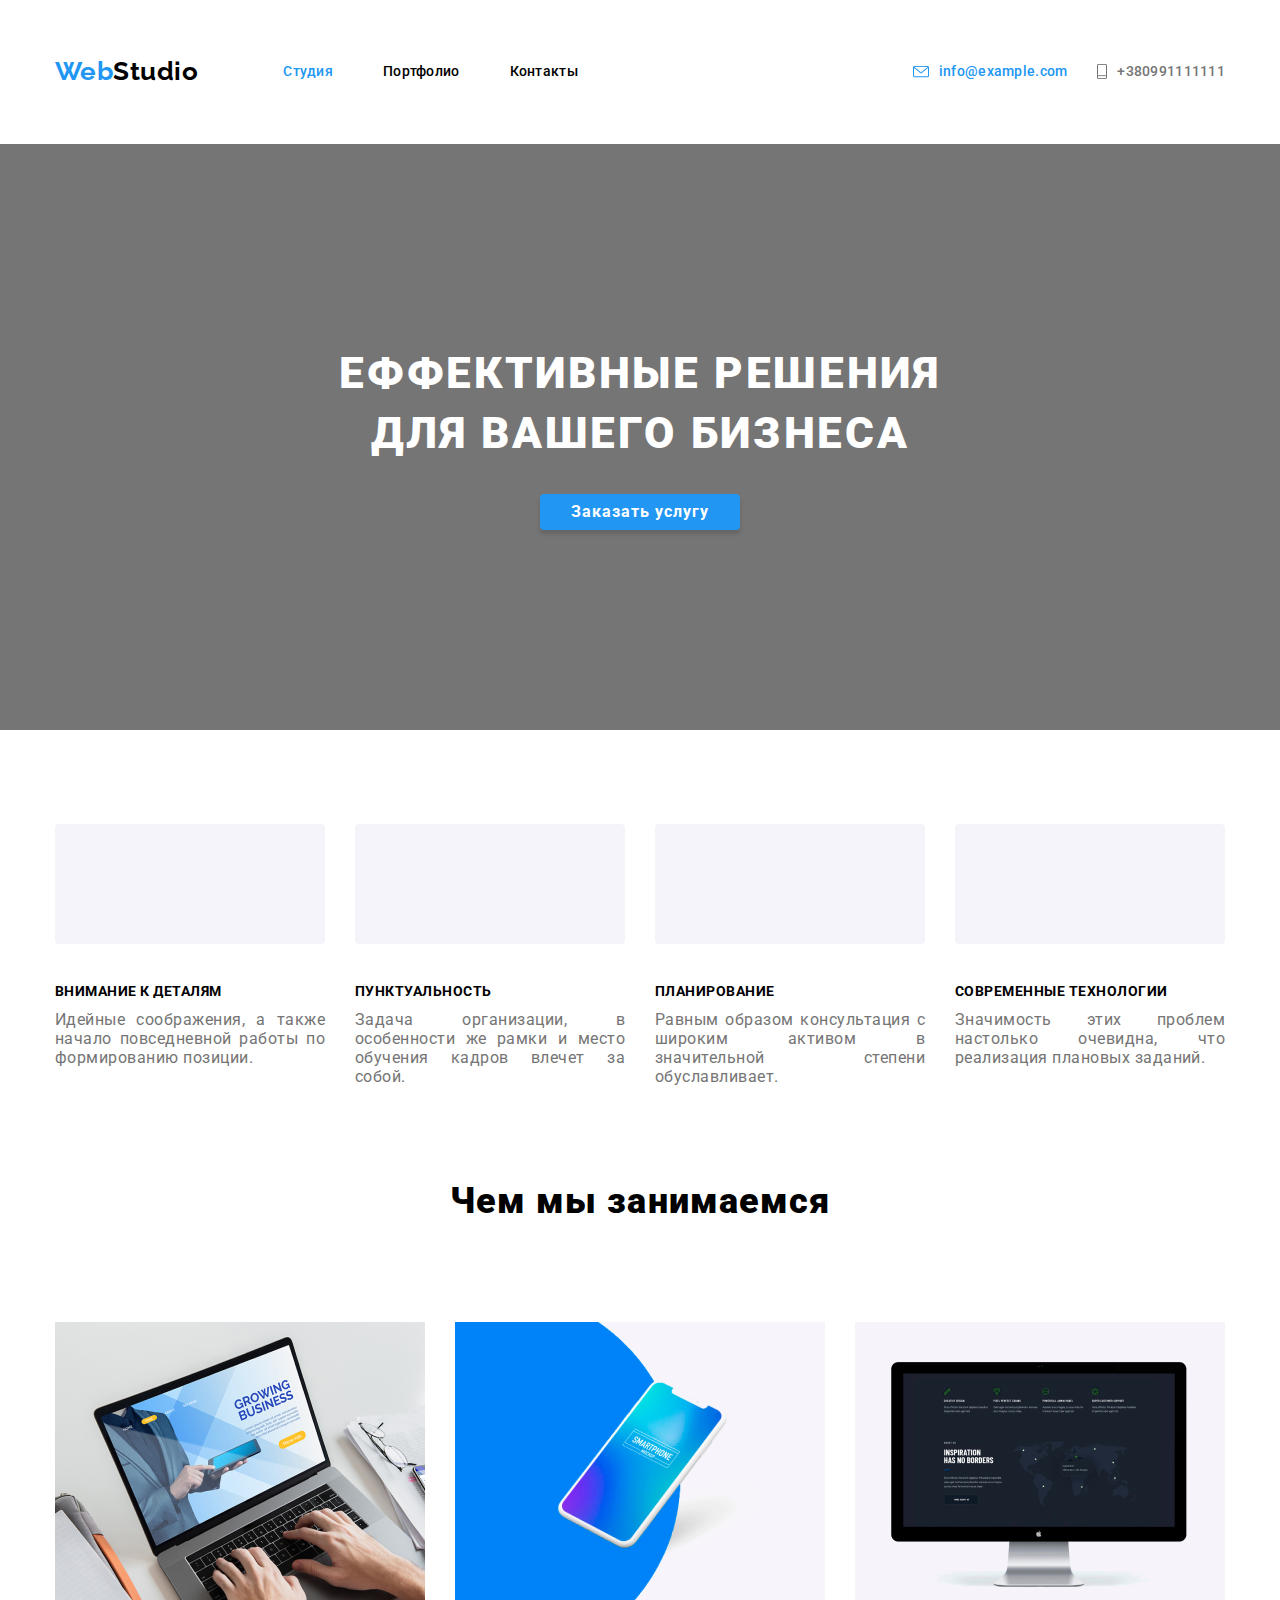
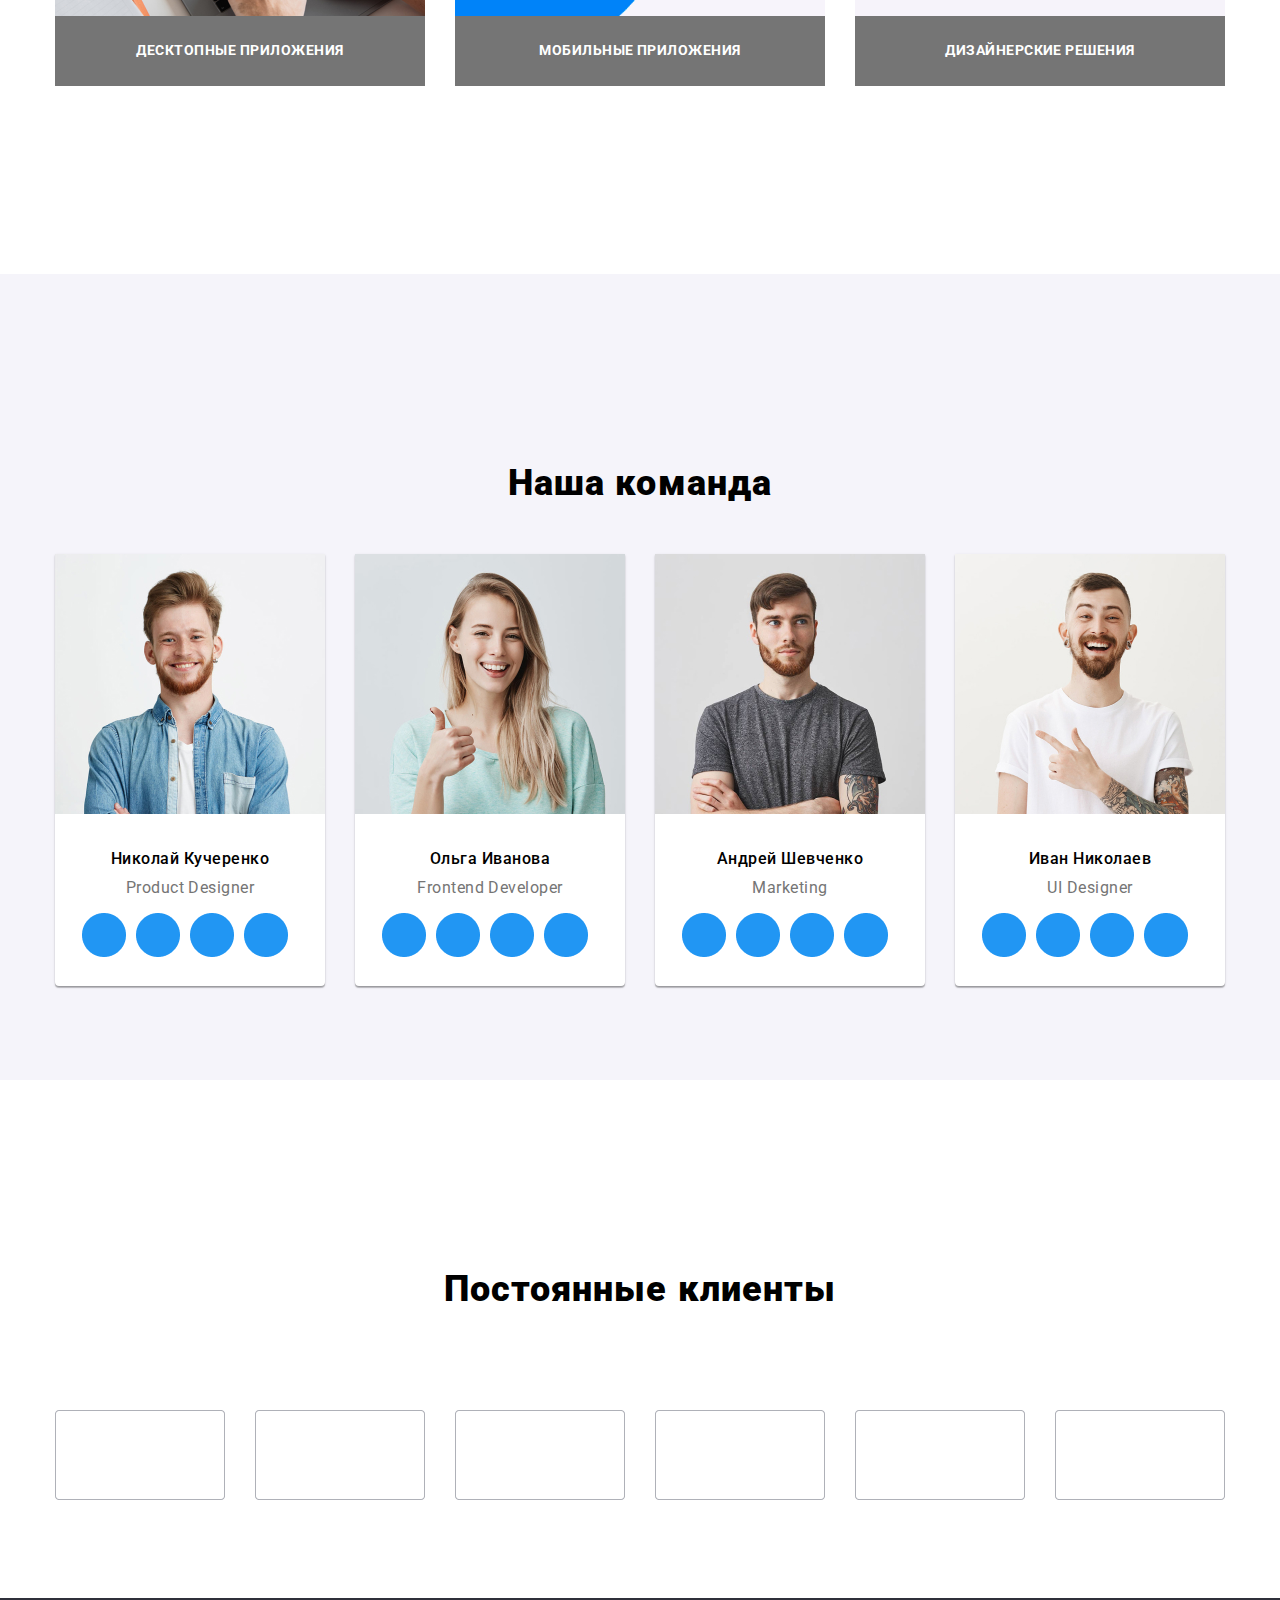
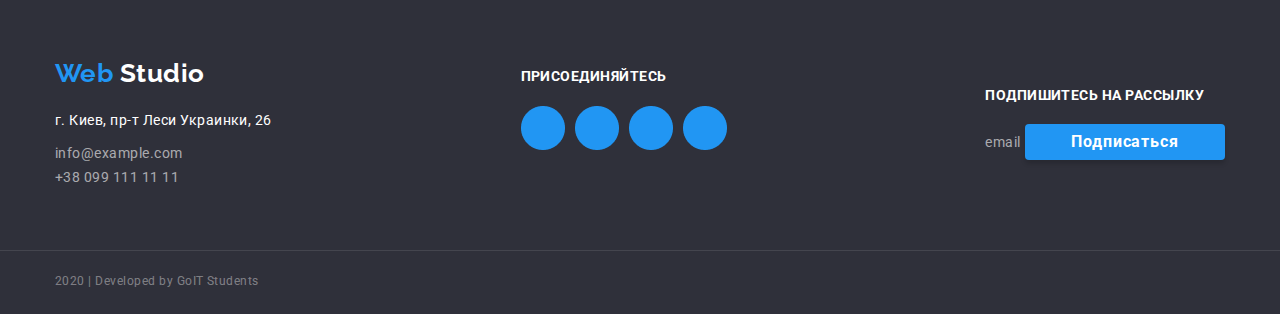
<file: index.html>
<!DOCTYPE html>
<html lang="en">
  <head>
    <meta charset="UTF-8" />
    <meta name="viewport" content="width=device-width, initial-scale=1.0" />
    <title>Document</title>
    <link
      href="https://fonts.googleapis.com/css2?family=Raleway:wght@700&family=Roboto:wght@400;500;700;900&display=swap"
      rel="stylesheet"
    />
    <link rel="stylesheet" href="./css/normalize.css" />
    <link rel="stylesheet" href="./css/styles.css" />
  </head>
  <body>
    <header class="page-header">
      <div class="container header">
        <nav class="main-nav">
          <a href="./index.html" class="logo"
            ><span class="logo-web">Web</span> Studio</a
          >
          <ul class="site-nav">
            <li class="item">
              <a href="./index.html" class="link current">Студия</a>
            </li>
            <li class="item">
              <a href="./portfolio.html" class="link">Портфолио</a>
            </li>
            <li class="item"><a href="" class="link">Контакты</a></li>
          </ul>
        </nav>
        <!--contacts-->
        <address>
          <ul class="kompany-contacts">
            <li class="cont-item">
              <img
                src="./images/envelope(hover).png"
                alt="Обозначение Почтового ящика"
              />

              <a class="kompany-contacts mail" href="mailto:info@example.com">
                info@example.com</a
              >
            </li>
            <li class="cont-item">
              <img src="./images/Vector(3).png" alt="Обозначение телефон" />
              <a class="kompany-contacts phone" href="tel:+380991111111"
                >+380991111111</a
              >
            </li>
          </ul>
        </address>
      </div>
    </header>
    <main>
      <!--hero-->
      <section class="hero">
        <h1 class="hero-title">
          еффективные решения <br />
          для вашего бизнеса
        </h1>
        <button type="button" class="button primary">Заказать услугу</button>
      </section>

      <!-- <h2>Характеристики компании</h2> -->
      <section class="section">
        <div class="container">
          <ul class="features">
            <li class="features-card">
              <img
                src="./images/rectangle3.png"
                alt="Внимание к деталям"
                width="270"
              />
              <h3 class="features-title">Внимание к деталям</h3>
              <p class="features-text">
                Идейные соображения, а также начало повседневной работы по
                формированию позиции.
              </p>
            </li>
            <li class="features-card">
              <img
                src="./images/rectangle3.png"
                alt="Пунктуальность"
                width="270"
              />
              <h3 class="features-title">Пунктуальность</h3>
              <p class="features-text">
                Задача организации, в особенности же рамки и место обучения
                кадров влечет за собой.
              </p>
            </li>
            <li class="features-card">
              <img
                src="./images/rectangle3.png"
                alt="Планирование"
                width="270"
              />
              <h3 class="features-title">Планирование</h3>
              <p class="features-text">
                Равным образом консультация с широким активом в значительной
                степени обуславливает.
              </p>
            </li>
            <li class="features-card">
              <img
                src="./images/rectangle3.png"
                alt="Современные технологии"
                width="270"
              />
              <h3 class="features-title">Современные технологии</h3>
              <p class="features-text">
                Значимость этих проблем настолько очевидна, что реализация
                плановых заданий.
              </p>
            </li>
          </ul>
        </div>

        <!-- Чем мы занимаемся -->

        <h2 class="section-title">Чем мы занимаемся</h2>
        <div class="container">
          <ul class="direction-cards">
            <li class="card">
              <img
                class="dir-img"
                src="./images/img4.png"
                alt="Десктопные приложения"
                width="370"
              />
              <a href="" class="directions">Десктопные приложения</a>
            </li>
            <li class="card">
              <img
                class="dir-img"
                src="./images/box.png"
                alt="Мобильные приложения"
                width="370"
              />
              <a href="" class="directions">Мобильные приложения</a>
            </li>
            <li class="card">
              <img
                class="dir-img"
                src="./images/img5.png"
                alt="Дизайн страницы"
                width="370"
              />
              <a href="" class="directions">Дизайнерские решения</a>
            </li>
          </ul>
        </div>
      </section>
      <!-- наша команда -->
      <section class="section teem">
        <h2 class="section-title">Наша команда</h2>
        <div class="container">
          <ul class="teem-list">
            <li class="name-item">
              <a href=""
                ><img src="./images/img.jpg" alt="Фото Джона Смита" width="270"
              /></a>
              <h3 class="names">Николай Кучеренко</h3>
              <p class="profession">Product Designer</p>
              <ul class="networks-links">
                <li>
                  <a href="" aria-label="Instagram link">
                    <img class="img" src="./images/ellipse.png" alt=""
                  /></a>
                </li>
                <li>
                  <a href="" aria-label="Twitter link">
                    <img class="img" src="./images/ellipse.png" alt=""
                  /></a>
                </li>
                <li>
                  <a href="" aria-label="Facebook link">
                    <img class="img" src="./images/ellipse.png" alt=""
                  /></a>
                </li>
                <li>
                  <a href="" aria-label="LinkedIn link">
                    <img class="img" src="./images/ellipse.png" alt=""
                  /></a>
                </li>
              </ul>
            </li>
            <li class="name-item">
              <a href=""
                ><img
                  src="./images/img1.jpg"
                  alt="Фото Марта Стюард"
                  width="270"
              /></a>
              <h3 class="names">Ольга Иванова</h3>
              <p class="profession">Frontend Developer</p>
              <ul class="networks-links">
                <li>
                  <a href="" aria-label="Instagram link">
                    <img class="img" src="./images/ellipse.png" alt=""
                  /></a>
                </li>
                <li>
                  <a href="" aria-label="Twitter link">
                    <img class="img" src="./images/ellipse.png" alt=""
                  /></a>
                </li>
                <li>
                  <a href="" aria-label="Facebook link">
                    <img class="img" src="./images/ellipse.png" alt=""
                  /></a>
                </li>
                <li>
                  <a href="" aria-label="LinkedIn link">
                    <img class="img" src="./images/ellipse.png" alt=""
                  /></a>
                </li>
              </ul>
            </li>
            <li class="name-item">
              <a href=""
                ><img
                  src="./images/img2.jpg"
                  alt="Фото Роберта Декса"
                  width="270"
              /></a>
              <h3 class="names">Андрей Шевченко</h3>
              <p class="profession">Marketing</p>
              <ul class="networks-links">
                <li>
                  <a href="" aria-label="Instagram link">
                    <img class="img" src="./images/ellipse.png" alt=""
                  /></a>
                </li>
                <li>
                  <a href="" aria-label="Twitter link">
                    <img class="img" src="./images/ellipse.png" alt=""
                  /></a>
                </li>
                <li>
                  <a href="" aria-label="Facebook link">
                    <img class="img" src="./images/ellipse.png" alt=""
                  /></a>
                </li>
                <li>
                  <a href="" aria-label="LinkedIn link">
                    <img class="img" src="./images/ellipse.png" alt=""
                  /></a>
                </li>
              </ul>
            </li>
            <li class="name-item">
              <a href=""
                ><img
                  src="./images/img3.jpg"
                  alt="Фото Мартын Дое "
                  width="270"
              /></a>
              <h3 class="names">Иван Николаев</h3>
              <p class="profession">UI Designer</p>
              <ul class="networks-links">
                <li>
                  <a href="" aria-label="Instagram link">
                    <img class="img" src="./images/ellipse.png" alt=""
                  /></a>
                </li>
                <li>
                  <a href="" aria-label="Twitter link">
                    <img class="img" src="./images/ellipse.png" alt=""
                  /></a>
                </li>
                <li>
                  <a href="" aria-label="Facebook link">
                    <img class="img" src="./images/ellipse.png" alt=""
                  /></a>
                </li>
                <li>
                  <a href="" aria-label="LinkedIn link">
                    <img class="img" src="./images/ellipse.png" alt=""
                  /></a>
                </li>
              </ul>
            </li>
          </ul>
        </div>
      </section>
      <!--клиенты-->
      <section class="section clients">
        <h2 class="section-title">Постоянные клиенты</h2>
        <div class="container">
          <ul class="client-list">
            <li class="client-item">
              <a href=""
                ><img src="./images/rectangle9.png" alt="" /><span
                  class="invisible"
                  >box</span
                ></a
              >
            </li>
            <li class="client-item">
              <a href=""
                ><img src="./images/rectangle9.png" alt="" /><span
                  class="invisible"
                  >box</span
                ></a
              >
            </li>
            <li class="client-item">
              <a href=""
                ><img src="./images/rectangle9.png" alt="" /><span
                  class="invisible"
                  >box</span
                ></a
              >
            </li>
            <li class="client-item">
              <a href=""
                ><img src="./images/rectangle9.png" alt="" /><span
                  class="invisible"
                  >box</span
                ></a
              >
            </li>
            <li class="client-item">
              <a href=""
                ><img src="./images/rectangle9.png" alt="" /><span
                  class="invisible"
                  >box</span
                ></a
              >
            </li>
            <li class="client-item">
              <a href=""
                ><img src="./images/rectangle9.png" alt="" /><span
                  class="invisible"
                  >box</span
                ></a
              >
            </li>
          </ul>
        </div>
      </section>
    </main>
    <footer class="footer">
      <!--footer logo-->
      <section class="section-footer">
        <div class="container">
          <div class="adress-column">
            <a href="./index.html" class="logo-footer"
              ><span class="logo-web">Web</span> Studio</a
            >
            <ul>
              <li><p class="adress">г. Киев, пр-т Леси Украинки, 26</p></li>
              <li>
                <a class="footer-link" href="mailto:info@example.com"
                  >info@example.com</a
                >
              </li>
              <li>
                <a class="footer-link" href="tel:+380991111111"
                  >+38 099 111 11 11</a
                >
              </li>
            </ul>
          </div>
          <!--Buttons-->
          <div>
            <p class="login">присоединяйтесь</p>
            <ul class="networks-links">
              <li>
                <a href="" aria-label="Instagram link">
                  <img class="img" src="./images/ellipse.png" alt=""
                /></a>
              </li>
              <li>
                <a href="" aria-label="Instagram link">
                  <img class="img" src="./images/ellipse.png" alt=""
                /></a>
              </li>
              <li>
                <a href="" aria-label="Instagram link">
                  <img class="img" src="./images/ellipse.png" alt=""
                /></a>
              </li>
              <li>
                <a href="" aria-label="Instagram link">
                  <img class="img" src="./images/ellipse.png" alt=""
                /></a>
              </li>
            </ul>
          </div>
          <div>
            <b class="login">подпишитесь на рассылку</b>
            <b class="footer-link">email</b>
            <button class="button primary">Подписаться</button>
          </div>
        </div>
      </section>
      <section class="container">
        <div class="developed">
          <p>2020 | Developed by GoIT Students</p>
        </div>
      </section>
    </footer>
  </body>
</html>
</file>
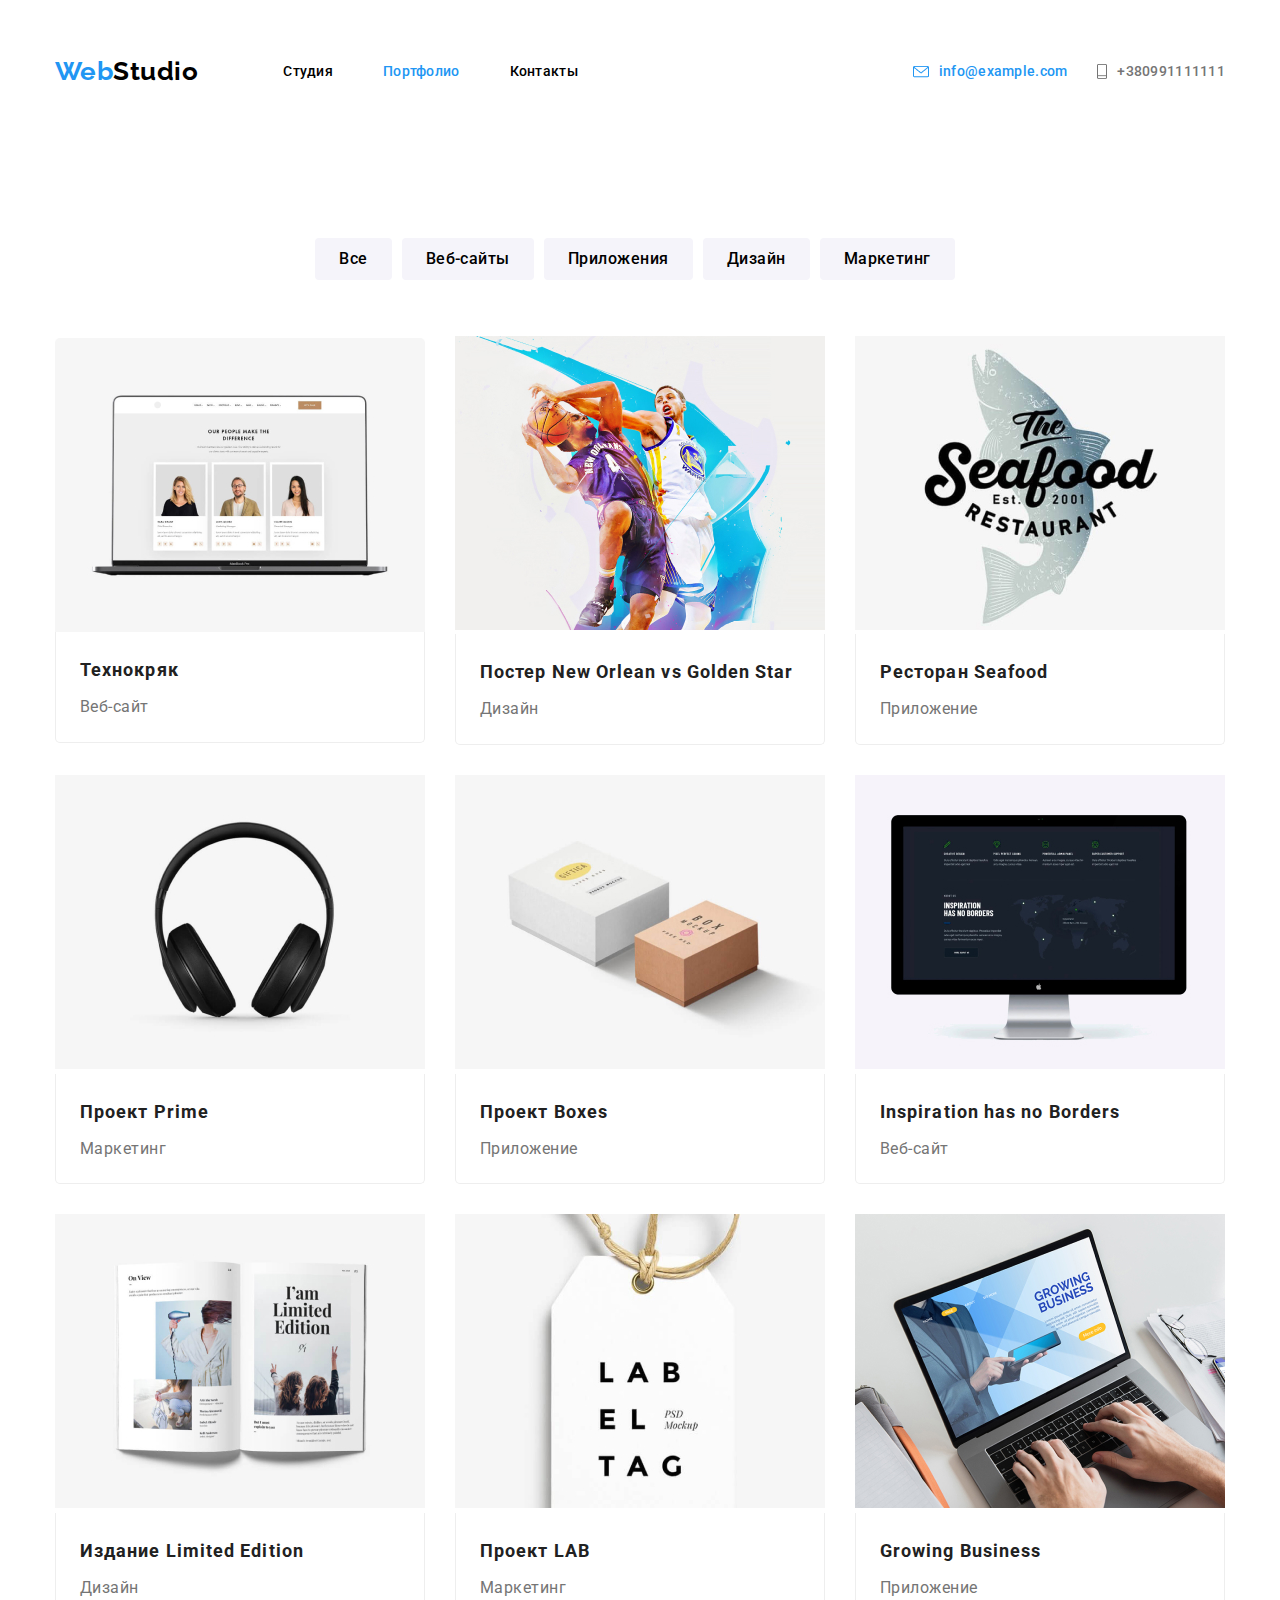
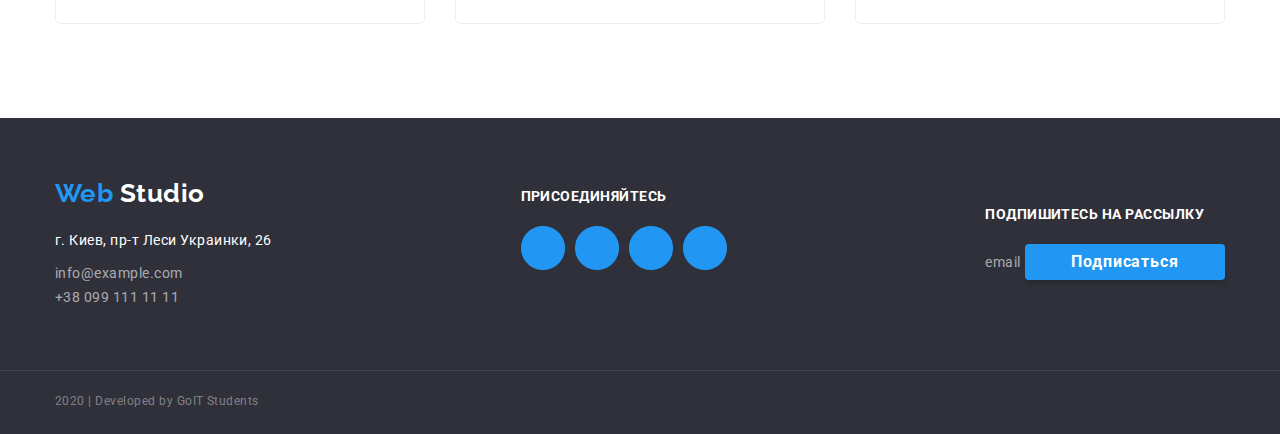
<file: portfolio.html>
<!DOCTYPE html>
<html lang="en">
  <head>
    <meta charset="UTF-8" />
    <meta name="viewport" content="width=device-width, initial-scale=1.0" />
    <title>Document</title>
    <link href="https://fonts.googleapis.com/css2?family=Raleway:wght@700&family=Roboto:wght@400;500;700;900&display=swap" rel="stylesheet">
    <link rel="stylesheet" href="./css/normalize.css">
    <link rel="stylesheet" href="./css/styles.css" />
  </head>
  <body>
    <header class="page-header">
      <div class="container header">
        <nav class="main-nav">
          <a href="./index.html" class="logo"
            ><span class="logo-web">Web</span> Studio</a
          >
          <ul class="site-nav">
          <li class="item"><a href="./index.html"class="link">Студия</a></li>
          <li class="item"><a href="./portfolio.html"class="link current">Портфолио</a></li>
            </li>
            <li class="item"><a href="" class="link">Контакты</a></li>
          </ul>
        </nav>
        <!--contacts-->
        <address>
          <ul class="kompany-contacts">
            <li class="cont-item">
              <img
                src="./images/envelope(hover).png"
                alt="Обозначение Почтового ящика"
              />

              <a class="kompany-contacts mail" href="mailto:info@example.com">
                info@example.com</a
              >
            </li>
            <li class="cont-item">
              <img src="./images/Vector(3).png" alt="Обозначение телефон" />
              <a class="kompany-contacts phone" href="tel:+380991111111"
                >+380991111111</a
              >
            </li>
          </ul>
        </address>
      </div>
    </header>
    <main>
      <!--Фильтр проектов-->
      <section class="section" > 
        <!-- <h1 class="section-title">Портфолио</h1> -->
          <ul class="container filtr">
            <li><button type="button"class="button">Все</button></li>
            <li><button type="button"class="button">Веб-сайты</button></li>
            <li><button type="button"class="button">Приложения</button> </li>
            <li><button type="button"class="button">Дизайн</button></li>
            <li><button type="button"class="button">Маркетинг</button></li>
          </ul>
      <!--Cards of projects-->
          <ul class="container our-works">
          <li class="work-item"> <a href="">
            <img class="card-img" src="./images/1img.jpg" alt="технокряк" />
            <div class="card-content">
              <p class="textexamples">Технокряк это современная площадка распространения коронавируса.
              Компании используют эту платформу для цифрового шпионажа и атак на
              защищённые сервера конкурентов.</p>
              <h2 class="workexamples">Технокряк</h2>
              <p class="card-name">Веб-сайт</p>
            </div>
          </a>
          </li>
          <li class="work-item"> <a href="">
            <img src="./images/2img.jpg" alt="" />
            <div class="card-content">
              <p class="textexamples">Технокряк это современная площадка распространения коронавируса.
              Компании используют эту платформу для цифрового шпионажа и атак на
              защищённые сервера конкурентов.</p>
              <h2 class="workexamples">Постер New Orlean vs Golden Star</h2>
              <p class="card-name">Дизайн</p></div>
          </a>
          </li>
          <li class="work-item"> <a href="">
            <img src="./images/3img.jpg" alt="" />
            <div class="card-content">
              <p class="textexamples">Технокряк это современная площадка распространения коронавируса.
              Компании используют эту платформу для цифрового шпионажа и атак на
              защищённые сервера конкурентов.</p>
              <h2 class="workexamples">Ресторан Seafood</h2>
              <p class="card-name">Приложение</p></div>
          </a>
          </li>
          <li class="work-item"> <a href="">
            <img src="./images/4img.jpg" alt="" />
            <div class="card-content">
              <p class="textexamples">Технокряк это современная площадка распространения коронавируса.
              Компании используют эту платформу для цифрового шпионажа и атак на
              защищённые сервера конкурентов.</p>
              <h2 class="workexamples">Проект Prime</h2>
              <p class="card-name">Маркетинг</p></div>
          </a>
          </li>
          <li class="work-item"> <a href="">
            <img src="./images/5img.jpg" alt="" />
            <div class="card-content">
              <p class="textexamples" >Технокряк это современная площадка распространения коронавируса.
              Компании используют эту платформу для цифрового шпионажа и атак на
              защищённые сервера конкурентов.</p>
              <h2 class="workexamples">Проект Boxes</h2>
              <p class="card-name">Приложение</p></div>
          </a>
          </li> 
          <li class="work-item"> <a href="">
            <img src="./images/6img.jpg" alt="" />
            <div class="card-content">
              <p class="textexamples"  >Технокряк это современная площадка распространения коронавируса.
              Компании используют эту платформу для цифрового шпионажа и атак на
              защищённые сервера конкурентов.</p>
             <h2 class="workexamples">Inspiration has no Borders</h2>
            <p class="card-name">Веб-сайт</p></div>
          </a>
          </li>
          <li class="work-item"> <a href="">
            <img src="./images/7img.jpg" alt="" />
            <div class="card-content">
              <p class="textexamples" >Технокряк это современная площадка распространения коронавируса.
              Компании используют эту платформу для цифрового шпионажа и атак на
              защищённые сервера конкурентов.</p>
              <h2 class="workexamples">Издание Limited Edition</h2>
              <p class="card-name">Дизайн</p></div>
          </a>
          </li>
          <li class="work-item"> <a href="">
            <img src="./images/8img.jpg" alt="" />
            <div class="card-content">
              <p class="textexamples" >Технокряк это современная площадка распространения коронавируса.
              Компании используют эту платформу для цифрового шпионажа и атак на
              защищённые сервера конкурентов.</p>
              <h2 class="workexamples">Проект LAB</h2>
              <p class="card-name">Маркетинг</p></div>
          </a>
          </li>
          <li class="work-item"> <a href="">
            <img src="./images/9img.jpg" alt="" />
            <div class="card-content">
              <p class="textexamples">Технокряк это современная площадка распространения коронавируса.
              Компании используют эту платформу для цифрового шпионажа и атак на
              защищённые сервера конкурентов.</p>
              <h2 class="workexamples">Growing Business</h2>
              <p class="card-name">Приложение</p></div>
          </a>
          </li>
        </ul>
    </section>
    </main>
    <footer class="footer">
      <!--footer logo-->
      <section class="section-footer">
        <div class="container">
          <div class="adress-column">
            <a href="./index.html" class="logo-footer"
              ><span class="logo-web">Web</span> Studio</a
            >
            <ul>
              <li><p class="adress">г. Киев, пр-т Леси Украинки, 26</p></li>
              <li>
                <a class="footer-link" href="mailto:info@example.com"
                  >info@example.com</a
                >
              </li>
              <li>
                <a class="footer-link" href="tel:+380991111111"
                  >+38 099 111 11 11</a
                >
              </li>
            </ul>
          </div>
          <!--Buttons-->
          <div>
            <p class="login">присоединяйтесь</p>
            <ul class="networks-links">
              <li>
                <a href="" aria-label="Instagram link">
                  <img class="img" src="./images/ellipse.png" alt=""
                /></a>
              </li>
              <li>
                <a href="" aria-label="Instagram link">
                  <img class="img" src="./images/ellipse.png" alt=""
                /></a>
              </li>
              <li>
                <a href="" aria-label="Instagram link">
                  <img class="img" src="./images/ellipse.png" alt=""
                /></a>
              </li>
              <li>
                <a href="" aria-label="Instagram link">
                  <img class="img" src="./images/ellipse.png" alt=""
                /></a>
              </li>
            </ul>
          </div>
          <div>
            <b class="login">подпишитесь на рассылку</b>
            <b class="footer-link">email</b>
            <button class="button primary">Подписаться</button>
          </div>
        </div>
      </section>
      <section class="container">
        <div class="developed">
          <p>2020 | Developed by GoIT Students</p>
        </div>
      </section>
    </footer>
  </body>
</html>
</file>
<file: css/styles.css>
:root {
  --primary-text-color: -#212121;
  --small-text-color: #757575;
  --accent-color: #2196f3;
  --primary-white-color: #ffffff;
}

html {
  box-sizing: border-box;
}

*,
*::before,
*::after {
  box-sizing: inherit;
}

body {
  background-color: var(--primary-white-color);
  color: var(--primary-text-color);
  font-family: Roboto, sans-serif;
  letter-spacing: 0.03em;
}
li {
  display: list-item;
}
ul {
  list-style: none;
  padding-left: 0px;
  margin-top: 0px;
  margin-bottom: 0px;
}
p,
h1,
h2,
h3,
h4 {
  margin-top: 0px;
  margin-bottom: 0px;
}
.container {
  display: flex;
  justify-content: space-between;
  align-items: center;

  width: 1200px;
  padding-left: 15px;
  padding-right: 15px;
  margin: 0 auto;
}
.section {
  padding-top: 94px;
  padding-bottom: 94px;
}
.page-header {
  background-color: var(--primary-white-color);
  color: var(--primary-text-color);
}
.container .header {
  justify-content: space-between;
}
.logo {
  display: flex;
  font-family: Raleway;
  font-weight: 700;
  font-size: 26px;
  line-height: 1.2;
  color: var(--primary-text-color);
  animation: none;
  text-decoration: none;
  margin-right: 85px;
}
.logo-web {
  color: var(--accent-color);
}
.main-nav {
  display: flex;
  align-items: center;
}
.site-nav {
  display: flex;
}

.site-nav .link {
  display: block;
  padding-top: 32px;
  padding-bottom: 32px;
  text-decoration: none;

  font-weight: 500;
  font-size: 14px;
  line-height: 1.14;
  letter-spacing: 0.02em;
  color: var(--primary-text-color);
}
.site-nav .item + .item {
  margin-left: 50px;
}

.site-nav .link:hover,
.site-nav .link:focus {
  color: var(--accent-color);
}
.site-nav .link.current {
  color: var(--accent-color);
}
.cont-item {
  display: flex;
  align-items: center;
}
.kompany-contacts .cont-item + .cont-item {
  margin-left: 30px;
}

.kompany-contacts {
  display: flex;
  padding-top: 32px;
  padding-bottom: 32px;
  margin: auto;

  font-style: normal;
  font-weight: 500;
  font-size: 14px;
  line-height: 1.14;
  letter-spacing: 0.02em;
}
.kompany-contacts .item + .item {
  margin-left: 30px;
}
.mail {
  text-decoration: none;
  color: var(--accent-color);
  margin-left: 10px;
}
.phone {
  text-decoration: none;
  color: var(--small-text-color);
  margin-left: 10px;
}
.img {
  margin-right: 10px;
}
.hero {
  display: block;
  padding-top: 200px;
  padding-bottom: 200px;
  background-color: var(--small-text-color);
  text-align: center;
}
.hero-title {
  margin-bottom: 30px;
  font-weight: 900;
  font-size: 44px;
  line-height: 1.36;
  text-align: center;
  text-transform: uppercase;
  letter-spacing: 0.06em;
  color: var(--primary-white-color);
}

.button.primary {
  font-weight: 700;
  font-size: 16px;
  line-height: 1.87;
  letter-spacing: 0.06em;

  color: var(--primary-white-color);
  background-color: var(--accent-color);
  box-shadow: 0px 4px 4px rgba(0, 0, 0, 0.15);
  border-radius: 4px;
  border-color: transparent;
}
.filtr {
  display: flex;
  justify-content: center;
  align-items: center;
  margin-bottom: 56px;
}
.filtr .button {
  padding: 6px 22px;
  font-weight: 500;
  font-size: 16px;
  text-align: center;
  letter-spacing: 0.03em;
  line-height: 1.62;
  min-width: 73px;
  border-radius: 4px;
  border-color: transparent;
  vertical-align: middle;
  color: var(--primary-text-color);
  background-color: #f5f4fa;
  margin-right: 10px;
}
.filtr .button:focus,
.filtr .button:hover {
  color: var(--primary-white-color);
  background-color: var(--accent-color);
}

.filtr .button:active {
  color: var(--primary-white-color);
  background-color: var(--accent-color);
}

.features {
  display: flex;
  flex-direction: row;
  justify-content: space-between;
}
.features-card {
  width: calc((100%-60px) / 3);
  margin-right: 30px;
  padding-left: 0px;

  font-weight: 700;
  font-size: 36px;
  line-height: 1.2;
  text-align: center;
}
.features-card:nth-child(4n) {
  margin-right: 0px;
}
.features-title {
  text-align: start;
  margin-top: 30px;
  margin-bottom: 10px;

  font-weight: 700;
  font-size: 14px;
  line-height: 1.14;
  text-transform: uppercase;
}
.features-text {
  text-align: justify;
  font-weight: 400;
  font-size: 16px;
  line-height: 1.2;
  color: var(--small-text-color);
}
.section-title {
  font-weight: 900;
  font-size: 36px;
  line-height: 42px;
  text-align: center;
  letter-spacing: 0.03em;
  margin-top: 94px;
  margin-bottom: 50px;
}

.direction-cards {
  display: flex;
  align-items: center;
}
.card {
  text-align: center;
  margin-top: 50px;
  padding-bottom: 94px;
}
.direction-cards .card + .card {
  margin-left: 30px;
}
.dir-img {
  display: block;
  max-width: 100%;
  height: auto;
  overflow: hidden;
}
.directions {
  display: inline-flex;
  align-items: center;
  justify-content: center;

  width: 370px;
  height: 70px;

  font-weight: 700;
  font-size: 14px;
  line-height: 1.14;

  text-transform: uppercase;
  text-decoration: none;

  color: var(--primary-white-color);
  background-color: var(--small-text-color);
}
.teem {
  background-color: #f5f4fa;
}
.teem-list {
  display: flex;
  align-items: center;
}
.teem-list .name-item + .name-item {
  margin-left: 30px;
}
.name-item {
  display: block;
  text-align: center;

  background: var(--primary-white-color);
  box-shadow: 0px 2px 1px rgba(0, 0, 0, 0.2), 0px 1px 1px rgba(0, 0, 0, 0.14),
    0px 1px 3px rgba(0, 0, 0, 0.12);
  border-radius: 0px 0px 4px 4px;
}

.names {
  margin-top: 30px;
  margin-bottom: 10px;
  font-weight: 500;
  font-size: 16px;
  line-height: 1.2;
  color: var(--primary-text-color);
}
.profession {
  margin-bottom: 16px;
  font-weight: 400;
  font-size: 16px;
  line-height: 1.2;
  color: var(--small-text-color);
}

.container > .clients {
  padding-top: 94px;
  padding-bottom: 94px;
}
.client-list {
  display: flex;
  align-items: center;
}
.client-item {
  margin-top: 50px;
}
.client-list .client-item + .client-item {
  margin-left: 30px;
}
.invisible {
  display: none;
}
.footer {
  background-color: #2f303a;
}
.section-footer {
  display: flex;
  align-items: baseline;
  justify-content: space-between;
  padding-top: 60px;
  padding-bottom: 60px;
  border-bottom: 1px solid rgba(255, 255, 255, 0.1);
}
.logo-footer {
  font-family: Raleway;
  font-weight: 700;
  font-size: 26px;
  line-height: 1.2;
  text-decoration: none;
  color: var(--primary-white-color);
}
.adress {
  margin-top: 20px;
  margin-bottom: 9px;
  font-weight: 400;
  font-size: 14px;
  line-height: 1.71;
  color: var(--primary-white-color);
}
.footer-link {
  margin-top: 9px;
  font-weight: 400;
  font-size: 14px;
  line-height: 1.71;
  color: rgba(255, 255, 255, 0.6);
  text-decoration: none;
}
.login {
  display: block;
  margin-bottom: 21px;
  align-items: center;
  font-weight: 700;
  font-size: 14px;
  line-height: 1.14;
  color: var(--primary-white-color);
  text-transform: uppercase;
}
.networks-links {
  display: flex;
  align-items: center;
  justify-content: center;
  padding-bottom: 24px;
}

.button {
  display: inline-block;
  min-width: 200px;
  text-align: center;
  color: var(--primary-white-color);
  background-color: var(--accent-color);
}
.button:hover,
.button:focus {
  text-align: center;
  font-weight: 500;
  font-size: 16px;
  line-height: 1.62;
}
.button:active {
  border: 2px solid var(--accent-color);
}
.developed {
  display: flex;
  justify-content: center;
  font-weight: 400;
  font-size: 12px;
  line-height: 2;

  color: rgba(255, 255, 255, 0.4);

  margin-top: 0px;
  margin-bottom: 0px;
  padding-top: 18px;
  padding-bottom: 21px;
}
.our-works {
  display: flex;
  flex-wrap: wrap;
}
.work-item {
  display: block;
  width: 370px;
  margin-right: 30px;
  margin-bottom: 30px;
}
.work-item a {
  text-decoration: none;
}

.our-works .work-item:nth-last-child(-n + 3) {
  margin-bottom: 0px;
}
.our-works .work-item:nth-child(3n) {
  margin-right: 0px;
}
.card-img {
  display: block;
  max-width: 100%;
  height: auto;
  overflow: hidden;
  border-top-left-radius: 5px;
  border-top-right-radius: 5px;
}
.card-content {
  box-sizing: border-box;
  border-bottom: 1px solid #eeeeee;
  border-right: 1px solid #eeeeee;
  border-left: 1px solid #eeeeee;
  border-bottom-left-radius: 5px;
  border-bottom-right-radius: 5px;

  padding-top: 20px;
  padding-bottom: 20px;
  padding-left: 24px;
  padding-right: 24px;
}
.workexamples {
  color: #212121;
  text-decoration: none;
  font-weight: 700;
  font-size: 18px;
  line-height: 2;
  letter-spacing: 0.06em;
  margin-bottom: 4px;
}
.card-name {
  color: #757575;
  text-decoration: none;
  text-transform: none;
  font-size: 16px;
  line-height: 1.87;
  letter-spacing: 0.03em;
}
.textexamples {
  display: none;
  font-weight: normal;
  font-size: 16px;
  line-height: 1.2;
  color: var(--small-text-color);
}
</file>
